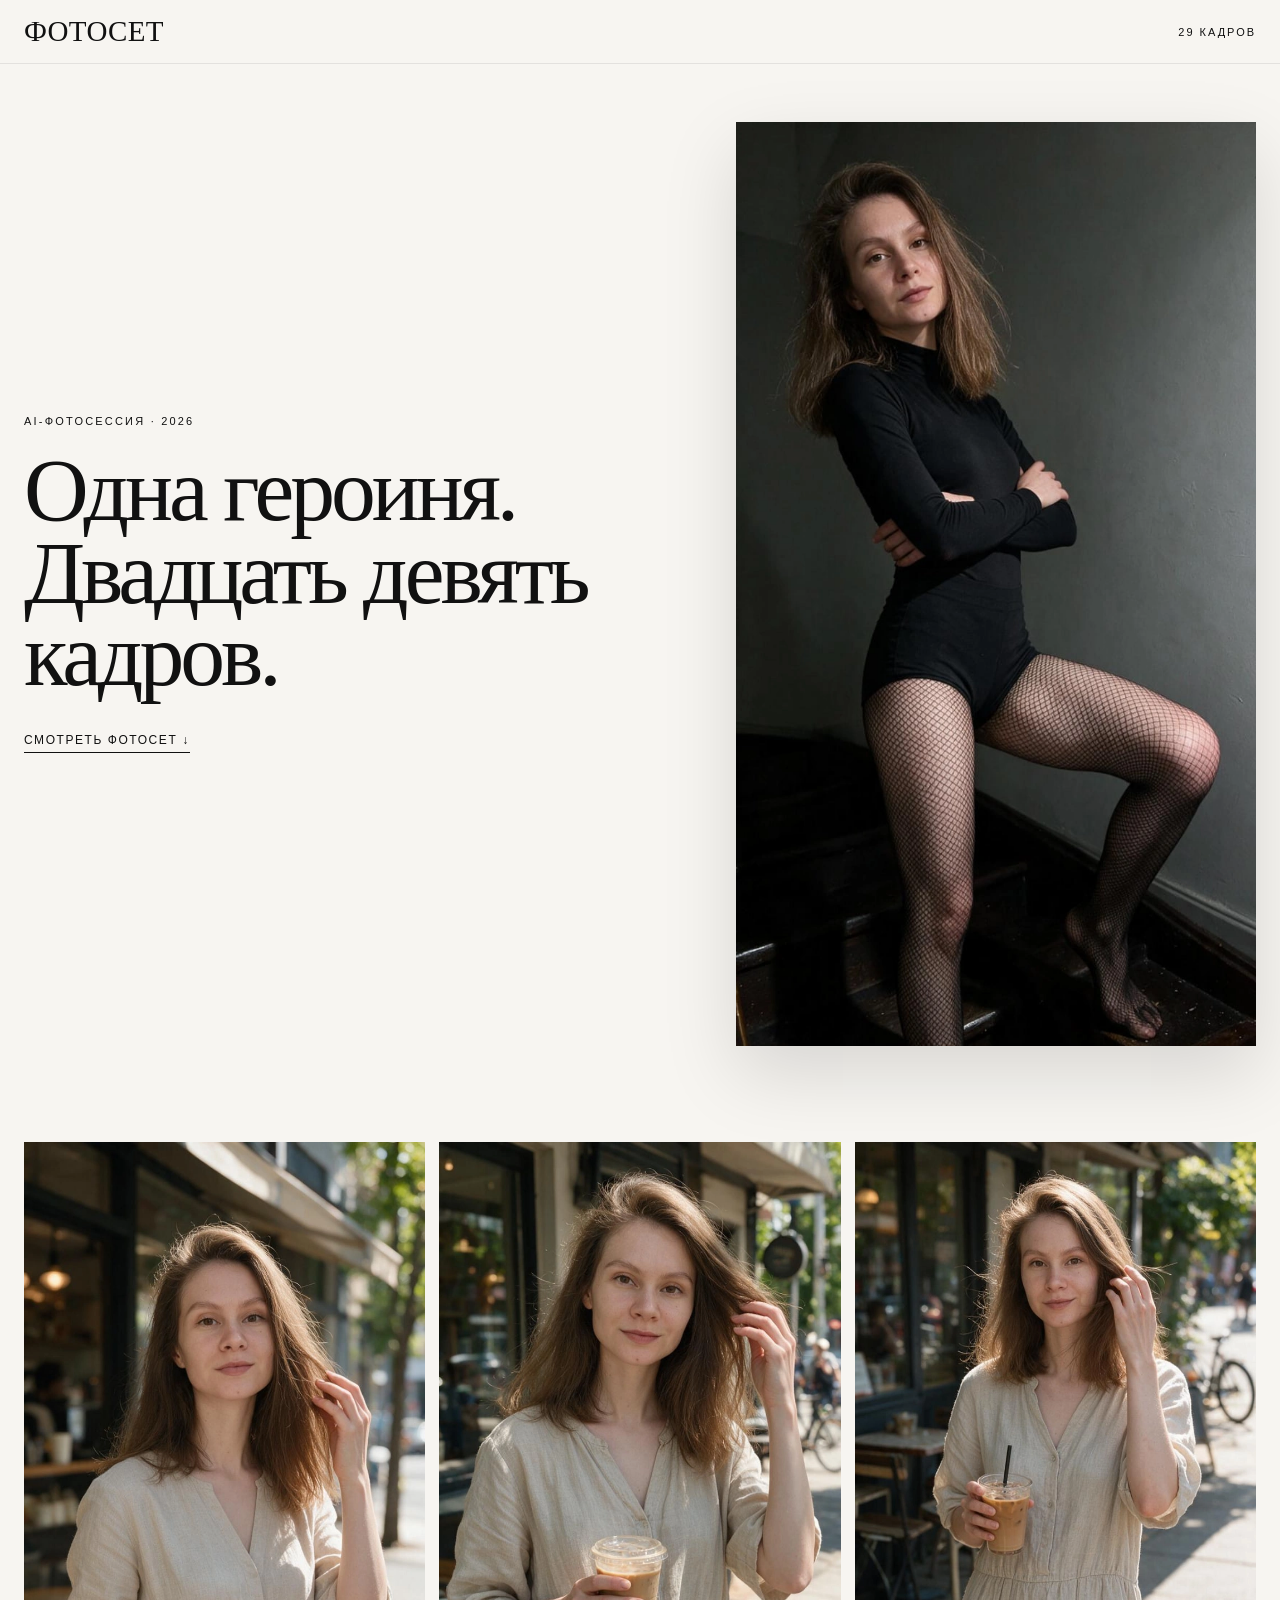
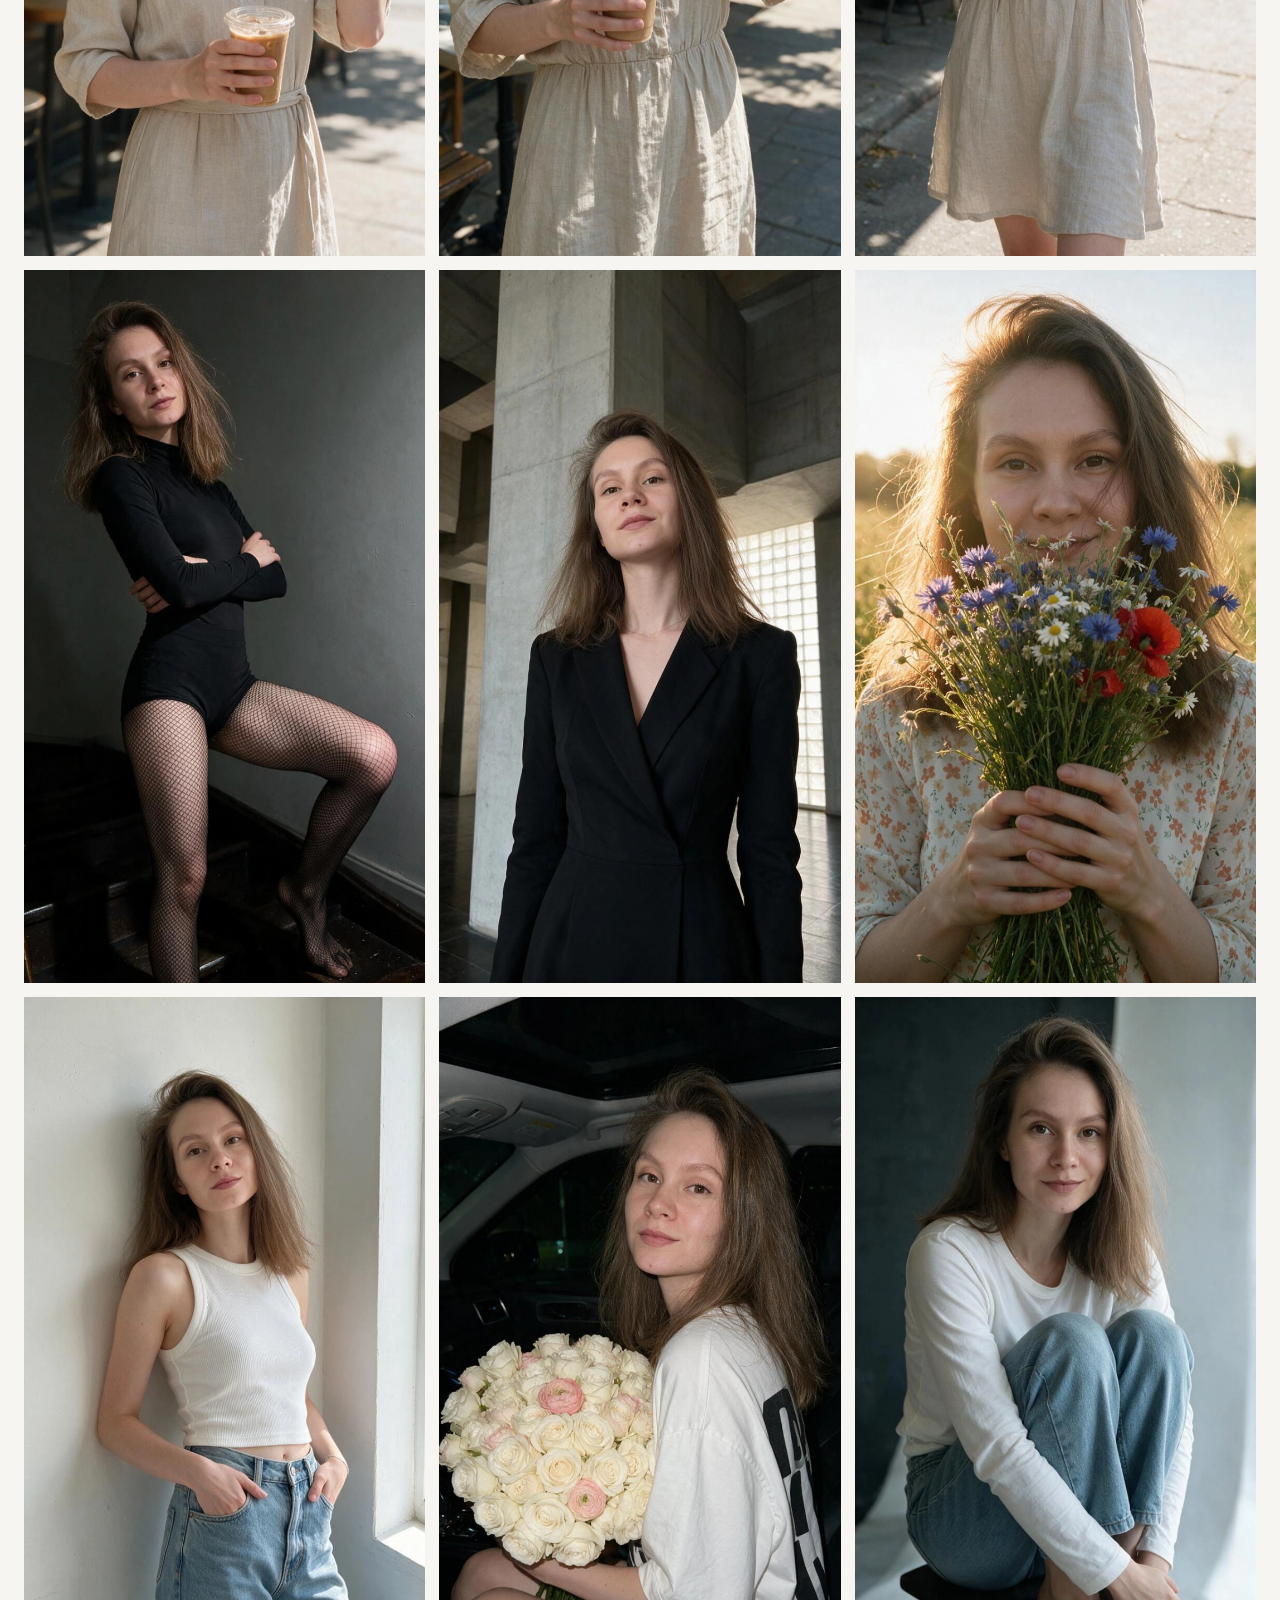
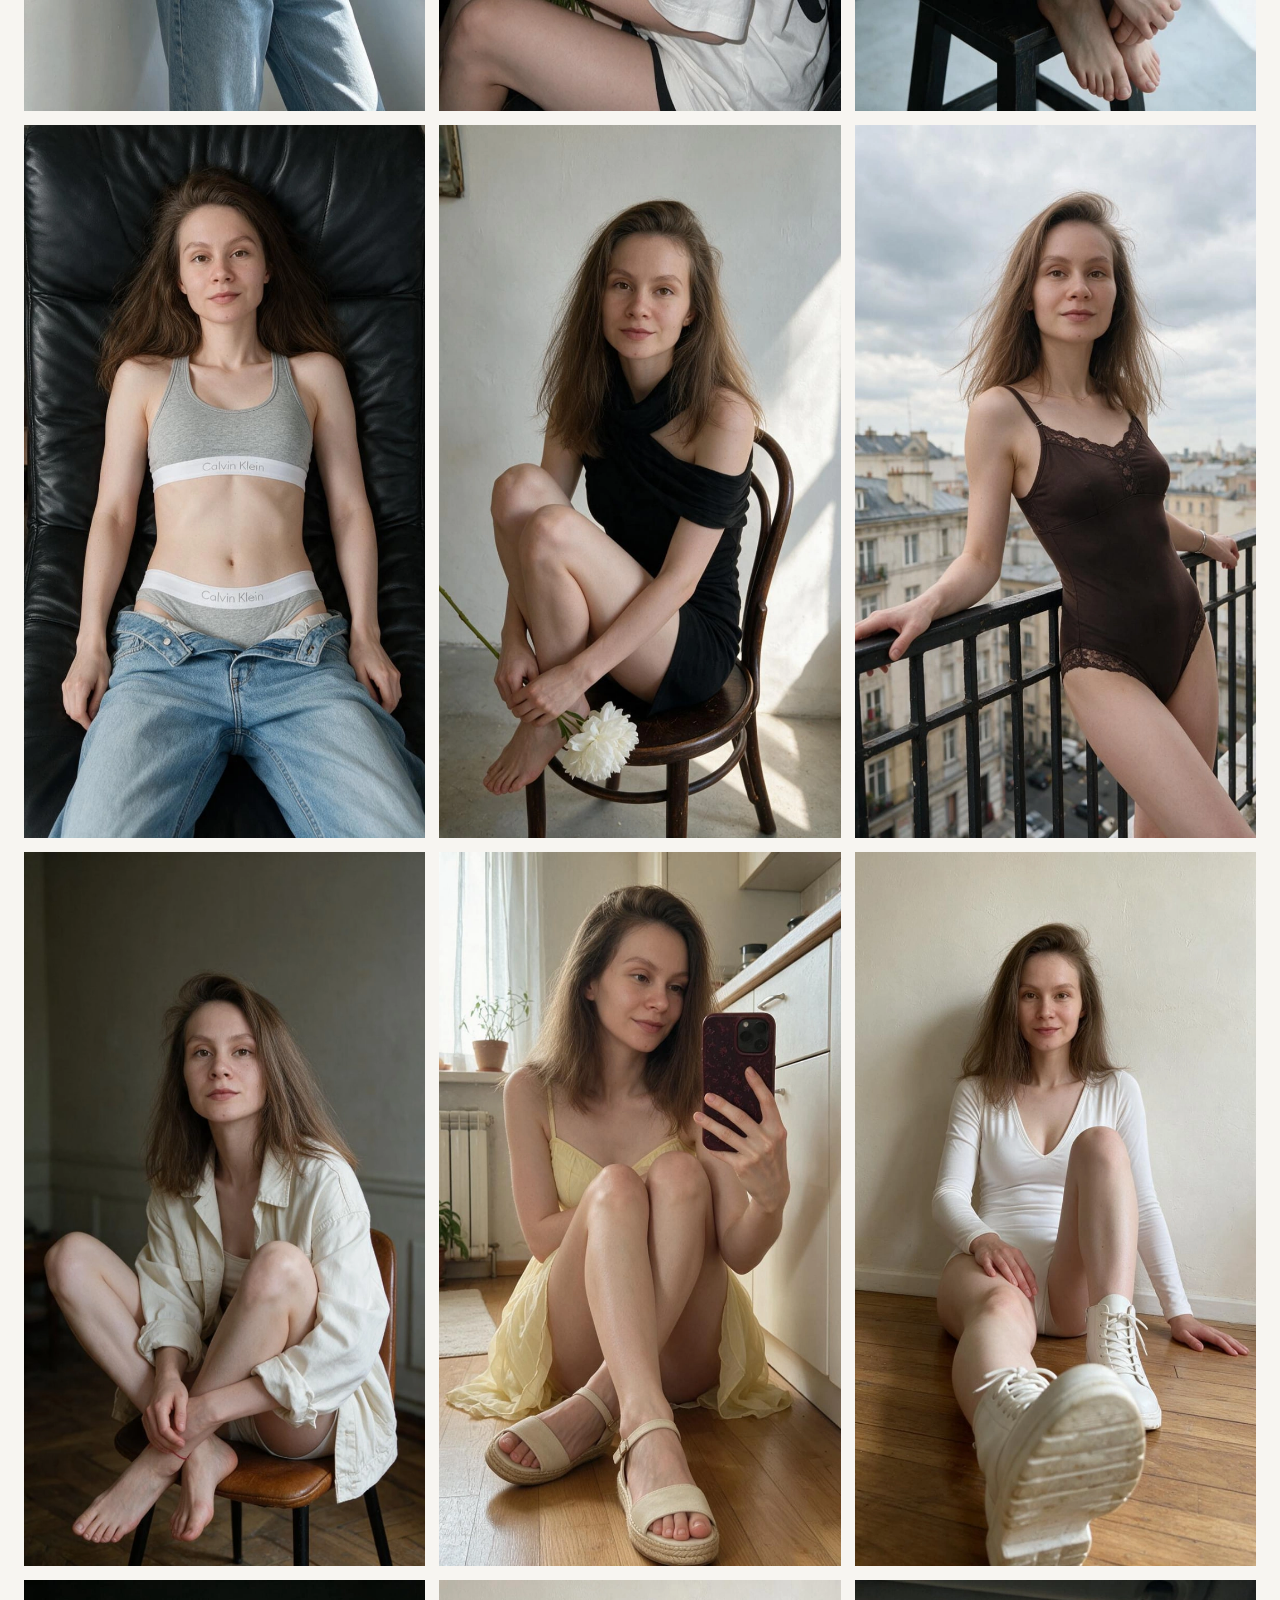
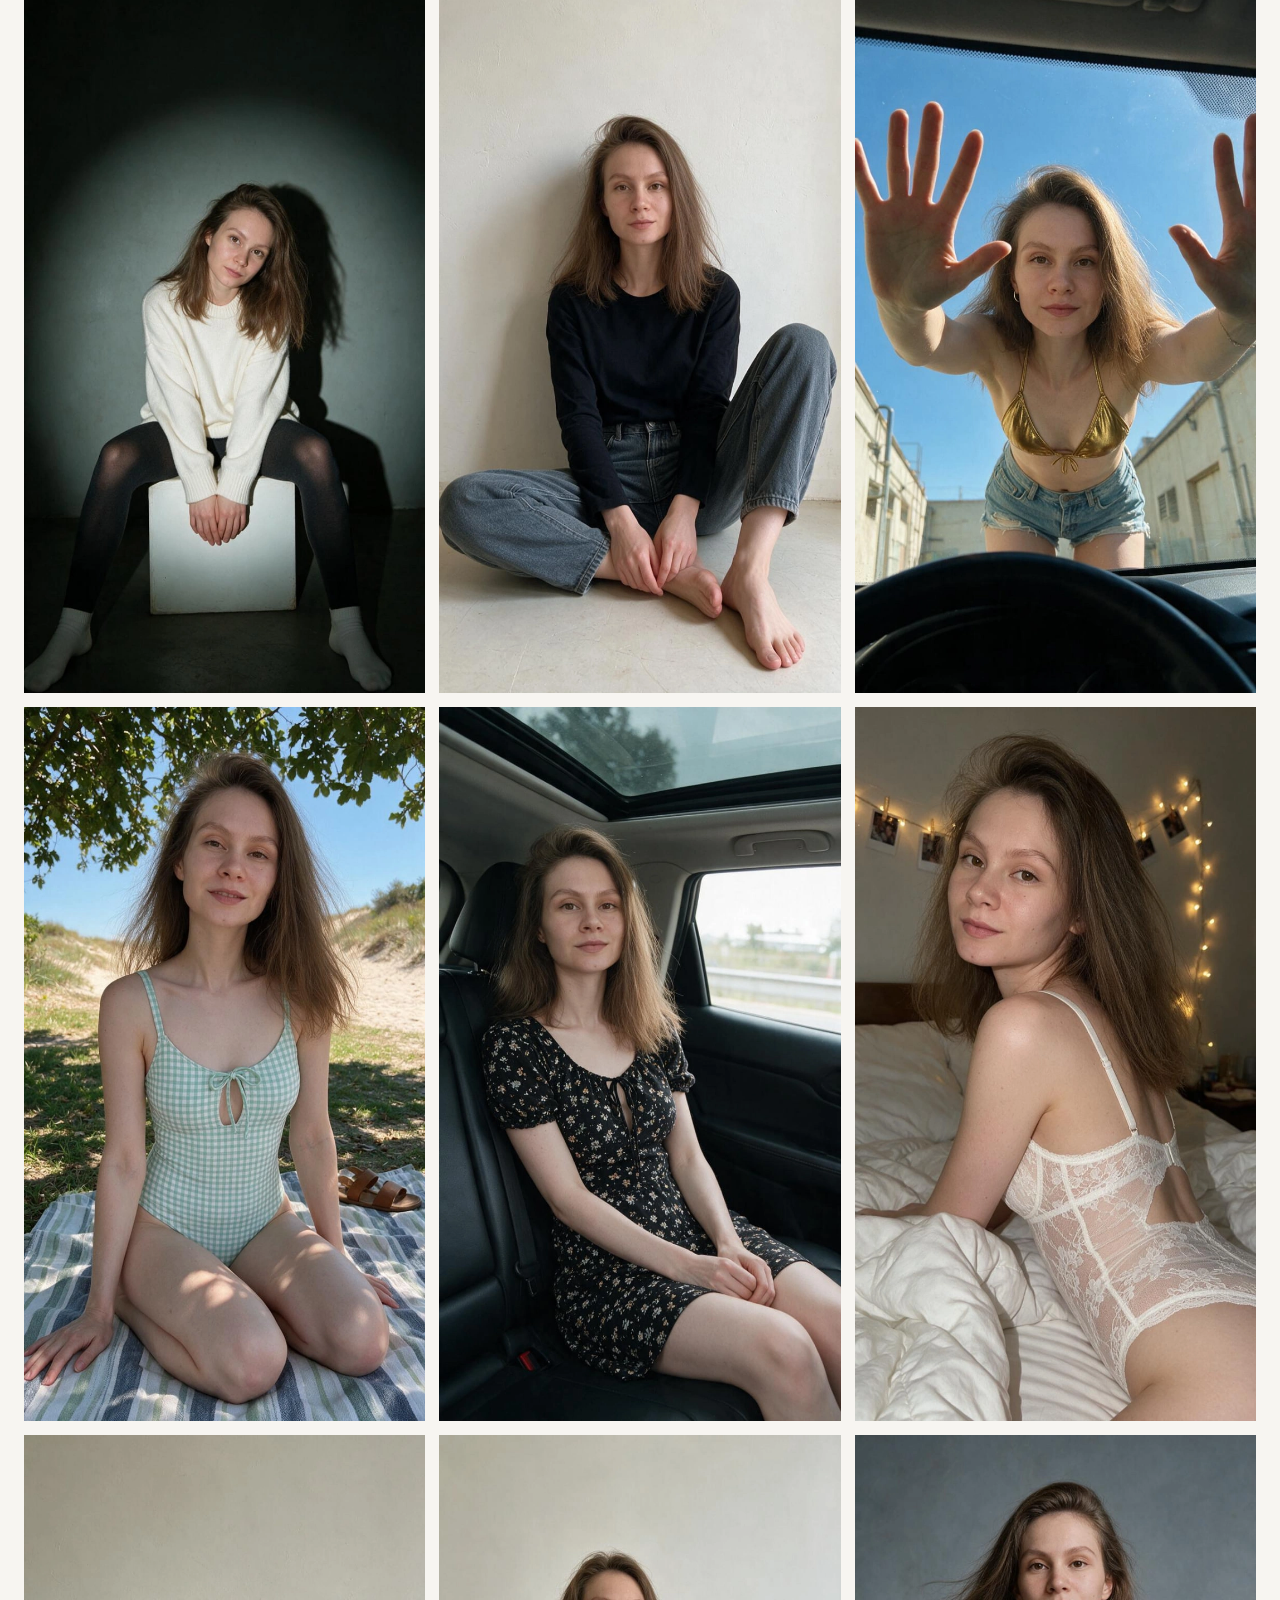
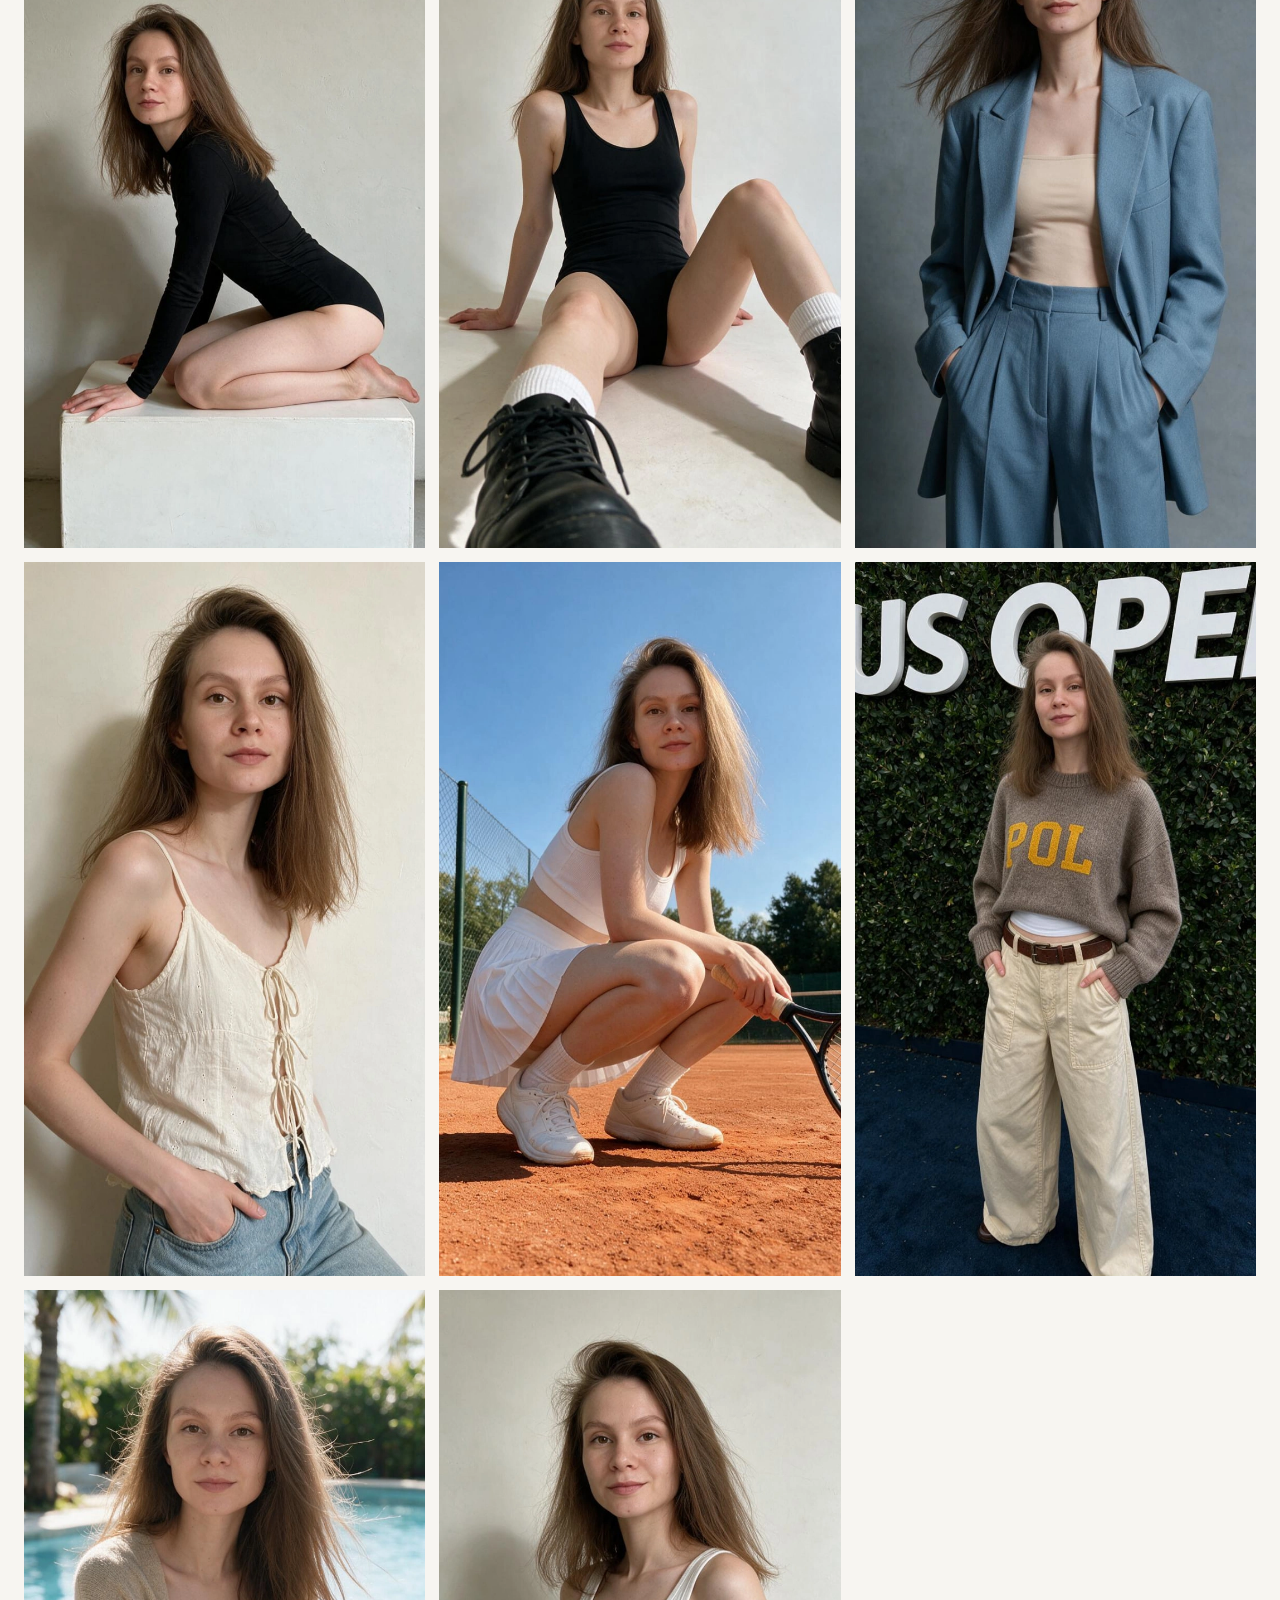
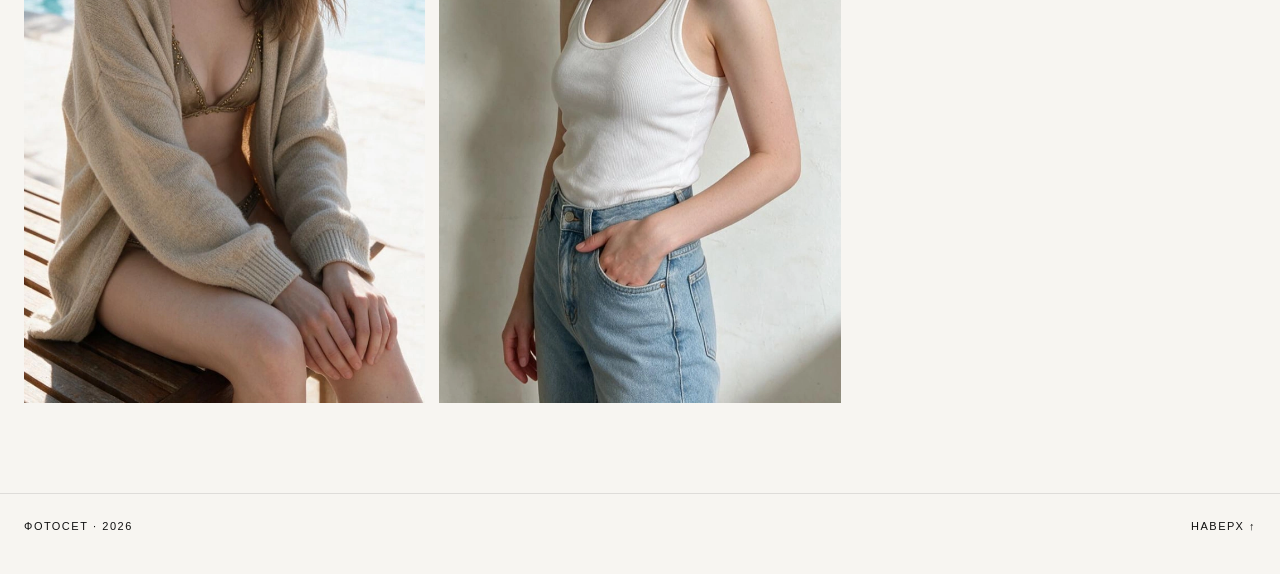
<file: index.html>
<!doctype html>
<html lang="ru">
<head>
  <meta charset="utf-8">
  <meta name="viewport" content="width=device-width,initial-scale=1">
  <meta name="theme-color" content="#f7f5f1">
  <title>Фотосет — 29 кадров</title>
  <meta name="description" content="Минималистичная фотосерия из 29 кадров.">
  <link rel="stylesheet" href="styles.css">
  <script defer src="script.js"></script>
</head>
<body>
  <header class="header">
    <a class="logo" href="#top">ФОТОСЕТ</a>
    <span>29 КАДРОВ</span>
  </header>

  <main id="top">
    <section class="intro">
      <div class="intro__copy">
        <p>AI-ФОТОСЕССИЯ · 2026</p>
        <h1>Одна героиня.<br>Двадцать девять кадров.</h1>
        <a href="#gallery">Смотреть фотосет ↓</a>
      </div>
      <button class="cover shot" data-index="3" aria-label="Открыть фотографию 4">
        <img src="assets/images/04.webp" width="720" height="1280" alt="Обложка фотосета" fetchpriority="high" decoding="sync">
      </button>
    </section>

    <section class="gallery" id="gallery" aria-label="Все фотографии">
      <button class="shot" data-index="0" aria-label="Открыть фотографию 1"><img src="assets/images/01.webp" width="720" height="1280" alt="Фотография 1" loading="lazy" decoding="async"></button>
      <button class="shot" data-index="1" aria-label="Открыть фотографию 2"><img src="assets/images/02.webp" width="720" height="1280" alt="Фотография 2" loading="lazy" decoding="async"></button>
      <button class="shot" data-index="2" aria-label="Открыть фотографию 3"><img src="assets/images/03.webp" width="720" height="1280" alt="Фотография 3" loading="lazy" decoding="async"></button>
      <button class="shot" data-index="3" aria-label="Открыть фотографию 4"><img src="assets/images/04.webp" width="720" height="1280" alt="Фотография 4" loading="lazy" decoding="async"></button>
      <button class="shot" data-index="4" aria-label="Открыть фотографию 5"><img src="assets/images/05.webp" width="720" height="1280" alt="Фотография 5" loading="lazy" decoding="async"></button>
      <button class="shot" data-index="5" aria-label="Открыть фотографию 6"><img src="assets/images/06.webp" width="720" height="1280" alt="Фотография 6" loading="lazy" decoding="async"></button>
      <button class="shot" data-index="6" aria-label="Открыть фотографию 7"><img src="assets/images/07.webp" width="720" height="1280" alt="Фотография 7" loading="lazy" decoding="async"></button>
      <button class="shot" data-index="7" aria-label="Открыть фотографию 8"><img src="assets/images/08.webp" width="720" height="1280" alt="Фотография 8" loading="lazy" decoding="async"></button>
      <button class="shot" data-index="8" aria-label="Открыть фотографию 9"><img src="assets/images/09.webp" width="720" height="1280" alt="Фотография 9" loading="lazy" decoding="async"></button>
      <button class="shot" data-index="9" aria-label="Открыть фотографию 10"><img src="assets/images/10.webp" width="720" height="1280" alt="Фотография 10" loading="lazy" decoding="async"></button>
      <button class="shot" data-index="10" aria-label="Открыть фотографию 11"><img src="assets/images/11.webp" width="720" height="1280" alt="Фотография 11" loading="lazy" decoding="async"></button>
      <button class="shot" data-index="11" aria-label="Открыть фотографию 12"><img src="assets/images/12.webp" width="720" height="1280" alt="Фотография 12" loading="lazy" decoding="async"></button>
      <button class="shot" data-index="12" aria-label="Открыть фотографию 13"><img src="assets/images/13.webp" width="720" height="1280" alt="Фотография 13" loading="lazy" decoding="async"></button>
      <button class="shot" data-index="13" aria-label="Открыть фотографию 14"><img src="assets/images/14.webp" width="720" height="1280" alt="Фотография 14" loading="lazy" decoding="async"></button>
      <button class="shot" data-index="14" aria-label="Открыть фотографию 15"><img src="assets/images/15.webp" width="720" height="1280" alt="Фотография 15" loading="lazy" decoding="async"></button>
      <button class="shot" data-index="15" aria-label="Открыть фотографию 16"><img src="assets/images/16.webp" width="720" height="1280" alt="Фотография 16" loading="lazy" decoding="async"></button>
      <button class="shot" data-index="16" aria-label="Открыть фотографию 17"><img src="assets/images/17.webp" width="720" height="1280" alt="Фотография 17" loading="lazy" decoding="async"></button>
      <button class="shot" data-index="17" aria-label="Открыть фотографию 18"><img src="assets/images/18.webp" width="720" height="1280" alt="Фотография 18" loading="lazy" decoding="async"></button>
      <button class="shot" data-index="18" aria-label="Открыть фотографию 19"><img src="assets/images/19.webp" width="720" height="1280" alt="Фотография 19" loading="lazy" decoding="async"></button>
      <button class="shot" data-index="19" aria-label="Открыть фотографию 20"><img src="assets/images/20.webp" width="720" height="1280" alt="Фотография 20" loading="lazy" decoding="async"></button>
      <button class="shot" data-index="20" aria-label="Открыть фотографию 21"><img src="assets/images/21.webp" width="720" height="1280" alt="Фотография 21" loading="lazy" decoding="async"></button>
      <button class="shot" data-index="21" aria-label="Открыть фотографию 22"><img src="assets/images/22.webp" width="720" height="1280" alt="Фотография 22" loading="lazy" decoding="async"></button>
      <button class="shot" data-index="22" aria-label="Открыть фотографию 23"><img src="assets/images/23.webp" width="720" height="1280" alt="Фотография 23" loading="lazy" decoding="async"></button>
      <button class="shot" data-index="23" aria-label="Открыть фотографию 24"><img src="assets/images/24.webp" width="720" height="1280" alt="Фотография 24" loading="lazy" decoding="async"></button>
      <button class="shot" data-index="24" aria-label="Открыть фотографию 25"><img src="assets/images/25.webp" width="720" height="1280" alt="Фотография 25" loading="lazy" decoding="async"></button>
      <button class="shot" data-index="25" aria-label="Открыть фотографию 26"><img src="assets/images/26.webp" width="720" height="1280" alt="Фотография 26" loading="lazy" decoding="async"></button>
      <button class="shot" data-index="26" aria-label="Открыть фотографию 27"><img src="assets/images/27.webp" width="720" height="1280" alt="Фотография 27" loading="lazy" decoding="async"></button>
      <button class="shot" data-index="27" aria-label="Открыть фотографию 28"><img src="assets/images/28.webp" width="720" height="1280" alt="Фотография 28" loading="lazy" decoding="async"></button>
      <button class="shot" data-index="28" aria-label="Открыть фотографию 29"><img src="assets/images/29.webp" width="720" height="1280" alt="Фотография 29" loading="lazy" decoding="async"></button>
    </section>
  </main>

  <footer>
    <span>ФОТОСЕТ · 2026</span>
    <a href="#top">Наверх ↑</a>
  </footer>

  <dialog class="lightbox" id="lightbox">
    <button class="lightbox__close" type="button" aria-label="Закрыть">×</button>
    <button class="lightbox__prev" type="button" aria-label="Предыдущая фотография">‹</button>
    <figure>
      <img id="lightboxImage" src="assets/images/01.webp" width="720" height="1280" alt="Фотография крупным планом">
      <figcaption id="lightboxCounter">01 / 29</figcaption>
    </figure>
    <button class="lightbox__next" type="button" aria-label="Следующая фотография">›</button>
  </dialog>
</body>
</html>
</file>
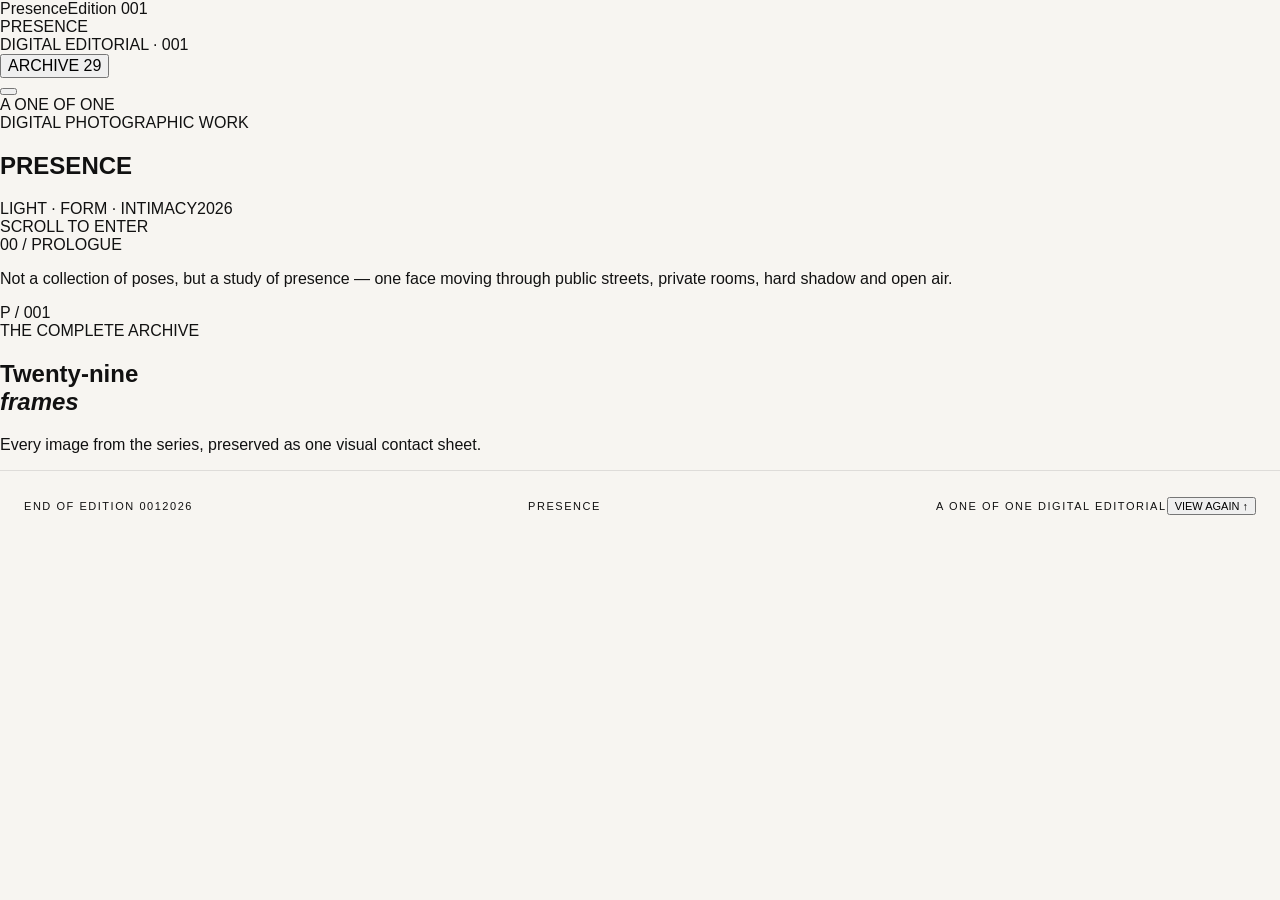
<file: site.html>
<!doctype html><html lang="en"><head><meta charset="utf-8"><meta name="viewport" content="width=device-width,initial-scale=1,viewport-fit=cover"><meta name="theme-color" content="#e8e1d5"><meta name="description" content="PRESENCE — a one-of-one digital photographic editorial in 29 frames."><meta property="og:title" content="PRESENCE — Digital Editorial 001"><meta property="og:description" content="A one-of-one photographic story in light, form and quiet moments."><meta property="og:type" content="website"><meta property="og:url" content="https://ferixdi-png.github.io/photo/"><meta name="twitter:card" content="summary_large_image"><title>PRESENCE — Digital Editorial 001</title><link rel="preconnect" href="https://fonts.googleapis.com"><link rel="preconnect" href="https://fonts.gstatic.com" crossorigin><link href="https://fonts.googleapis.com/css2?family=Manrope:wght@300;400;500;600&family=Newsreader:opsz,wght@6..72,300;6..72,400&display=swap" rel="stylesheet"><link rel="icon" href="assets/favicon.svg" type="image/svg+xml"><link rel="stylesheet" href="styles.css"><script defer src="script.js"></script></head><body><div class="loader" aria-hidden="true"><div class="loader__line"></div><div class="loader__copy"><span>Presence</span><span>Edition 001</span></div></div><div class="cursor" aria-hidden="true"></div><div class="progress" aria-hidden="true"><span></span></div><header class="site-header"><a class="brand" href="#top">PRESENCE</a><div class="header-meta">DIGITAL EDITORIAL · 001</div><button class="archive-toggle" type="button" data-scroll="#archive">ARCHIVE <span>29</span></button></header><main id="top"><section class="hero theme-sand" data-theme="sand"><button class="hero__image photo-trigger" type="button" data-photo="4" aria-label="Open cover photograph"><img src="[data-uri]" width="720" height="1280" alt="Golden-hour portrait with wildflowers"></button><div class="hero__veil"></div><div class="hero__edition">A ONE OF ONE<br>DIGITAL PHOTOGRAPHIC WORK</div><h1 class="hero__title"><span>PRE</span><span>SENCE</span></h1><div class="hero__footer"><span>LIGHT · FORM · INTIMACY</span><span>2026</span></div><div class="hero__scroll">SCROLL TO ENTER</div></section><section class="manifesto theme-paper" data-theme="paper"><div class="manifesto__index">00 / PROLOGUE</div><p>Not a collection of poses, but a study of presence — one face moving through public streets, private rooms, hard shadow and open air.</p><div class="manifesto__mark">P / 001</div></section><div id="story"></div><section class="archive theme-paper" id="archive" data-theme="paper"><div class="archive__head"><div><span>THE COMPLETE ARCHIVE</span><h2>Twenty-nine<br><em>frames</em></h2></div><p>Every image from the series, preserved as one visual contact sheet.</p></div><div class="contact-sheet" id="contact-sheet" aria-label="Complete photo archive"></div></section><footer class="finale theme-ink" data-theme="ink"><div class="finale__top"><span>END OF EDITION 001</span><span>2026</span></div><div class="finale__title">PRESENCE</div><div class="finale__bottom"><span>A ONE OF ONE DIGITAL EDITORIAL</span><button data-scroll="#top">VIEW AGAIN ↑</button></div></footer></main><dialog class="lightbox" aria-label="Full-screen photo viewer"><button class="lightbox__close">CLOSE ×</button><button class="lightbox__nav lightbox__prev">←</button><figure><div class="lightbox__canvas"></div><figcaption><span class="lightbox__count"></span><span>PRESENCE · EDITION 001</span></figcaption></figure><button class="lightbox__nav lightbox__next">→</button></dialog></body></html>
</file>
<file: styles.css>
*{box-sizing:border-box}
html{scroll-behavior:smooth}
body{margin:0;background:#f7f5f1;color:#111;font-family:Arial,Helvetica,sans-serif}
a{color:inherit;text-decoration:none}
button{font:inherit}
img{display:block;width:100%;height:auto}

.header{position:sticky;top:0;z-index:20;display:flex;align-items:center;justify-content:space-between;height:64px;padding:0 24px;background:rgba(247,245,241,.92);border-bottom:1px solid rgba(0,0,0,.08);backdrop-filter:blur(14px)}
.logo{font:500 29px/1 Georgia,serif;letter-spacing:.01em}
.header span{font-size:11px;letter-spacing:.18em}

.intro{max-width:1380px;margin:0 auto;display:grid;grid-template-columns:minmax(0,1fr) minmax(360px,560px);align-items:center;gap:70px;padding:58px 24px 96px}
.intro__copy p{margin:0 0 22px;font-size:11px;letter-spacing:.2em}
.intro__copy h1{margin:0 0 34px;font:500 clamp(52px,7vw,100px)/.92 Georgia,serif;letter-spacing:-.045em}
.intro__copy a{display:inline-block;padding-bottom:5px;border-bottom:1px solid;font-size:12px;letter-spacing:.13em;text-transform:uppercase}
.cover{justify-self:end;max-width:520px;box-shadow:0 28px 70px rgba(0,0,0,.13)}

.shot{appearance:none;border:0;padding:0;margin:0;background:transparent;cursor:zoom-in;overflow:hidden}
.shot img{transition:transform .45s ease,opacity .25s ease}
.shot:hover img{transform:scale(1.015)}

.gallery{max-width:1500px;margin:0 auto;display:grid;grid-template-columns:repeat(3,minmax(0,1fr));gap:14px;padding:0 24px 90px}
.gallery .shot{background:#ece9e3}
.gallery .shot img{aspect-ratio:9/16;object-fit:cover}

footer{max-width:1500px;margin:0 auto;display:flex;align-items:center;justify-content:space-between;padding:26px 24px 42px;border-top:1px solid rgba(0,0,0,.1);font-size:11px;letter-spacing:.14em;text-transform:uppercase}

.lightbox{width:100vw;height:100vh;max-width:none;max-height:none;margin:0;padding:0;border:0;background:rgba(8,8,8,.97);color:#fff}
.lightbox::backdrop{background:#000}
.lightbox[open]{display:grid;grid-template-columns:70px minmax(0,1fr) 70px;align-items:center}
.lightbox figure{margin:0;display:flex;min-width:0;height:100vh;flex-direction:column;align-items:center;justify-content:center;padding:28px 12px}
.lightbox figure img{width:auto;max-width:min(86vw,720px);max-height:88vh;object-fit:contain}
.lightbox figcaption{width:min(86vw,720px);padding-top:12px;font-size:11px;letter-spacing:.16em;text-align:right;color:#bdbdbd}
.lightbox__close,.lightbox__prev,.lightbox__next{appearance:none;border:0;background:transparent;color:#fff;cursor:pointer}
.lightbox__close{position:absolute;right:18px;top:10px;z-index:3;font-size:42px;font-weight:300}
.lightbox__prev,.lightbox__next{height:100%;font-size:46px}

@media(max-width:900px){
  .header{height:58px;padding:0 16px}.logo{font-size:25px}
  .intro{grid-template-columns:1fr;gap:32px;padding:38px 16px 58px}
  .intro__copy h1{font-size:56px}.cover{justify-self:center;width:min(100%,520px)}
  .gallery{grid-template-columns:repeat(2,minmax(0,1fr));gap:8px;padding:0 8px 60px}
  footer{padding:22px 16px 34px}
  .lightbox[open]{grid-template-columns:38px minmax(0,1fr) 38px}
  .lightbox__prev,.lightbox__next{font-size:34px}
}

@media(max-width:520px){
  .header span{font-size:9px}.logo{font-size:23px}
  .intro__copy p{margin-bottom:16px}.intro__copy h1{font-size:45px;margin-bottom:25px}
  .gallery{grid-template-columns:1fr;gap:7px;padding-left:7px;padding-right:7px}
  .gallery .shot img{aspect-ratio:auto}
  footer{font-size:9px}
}
</file>
